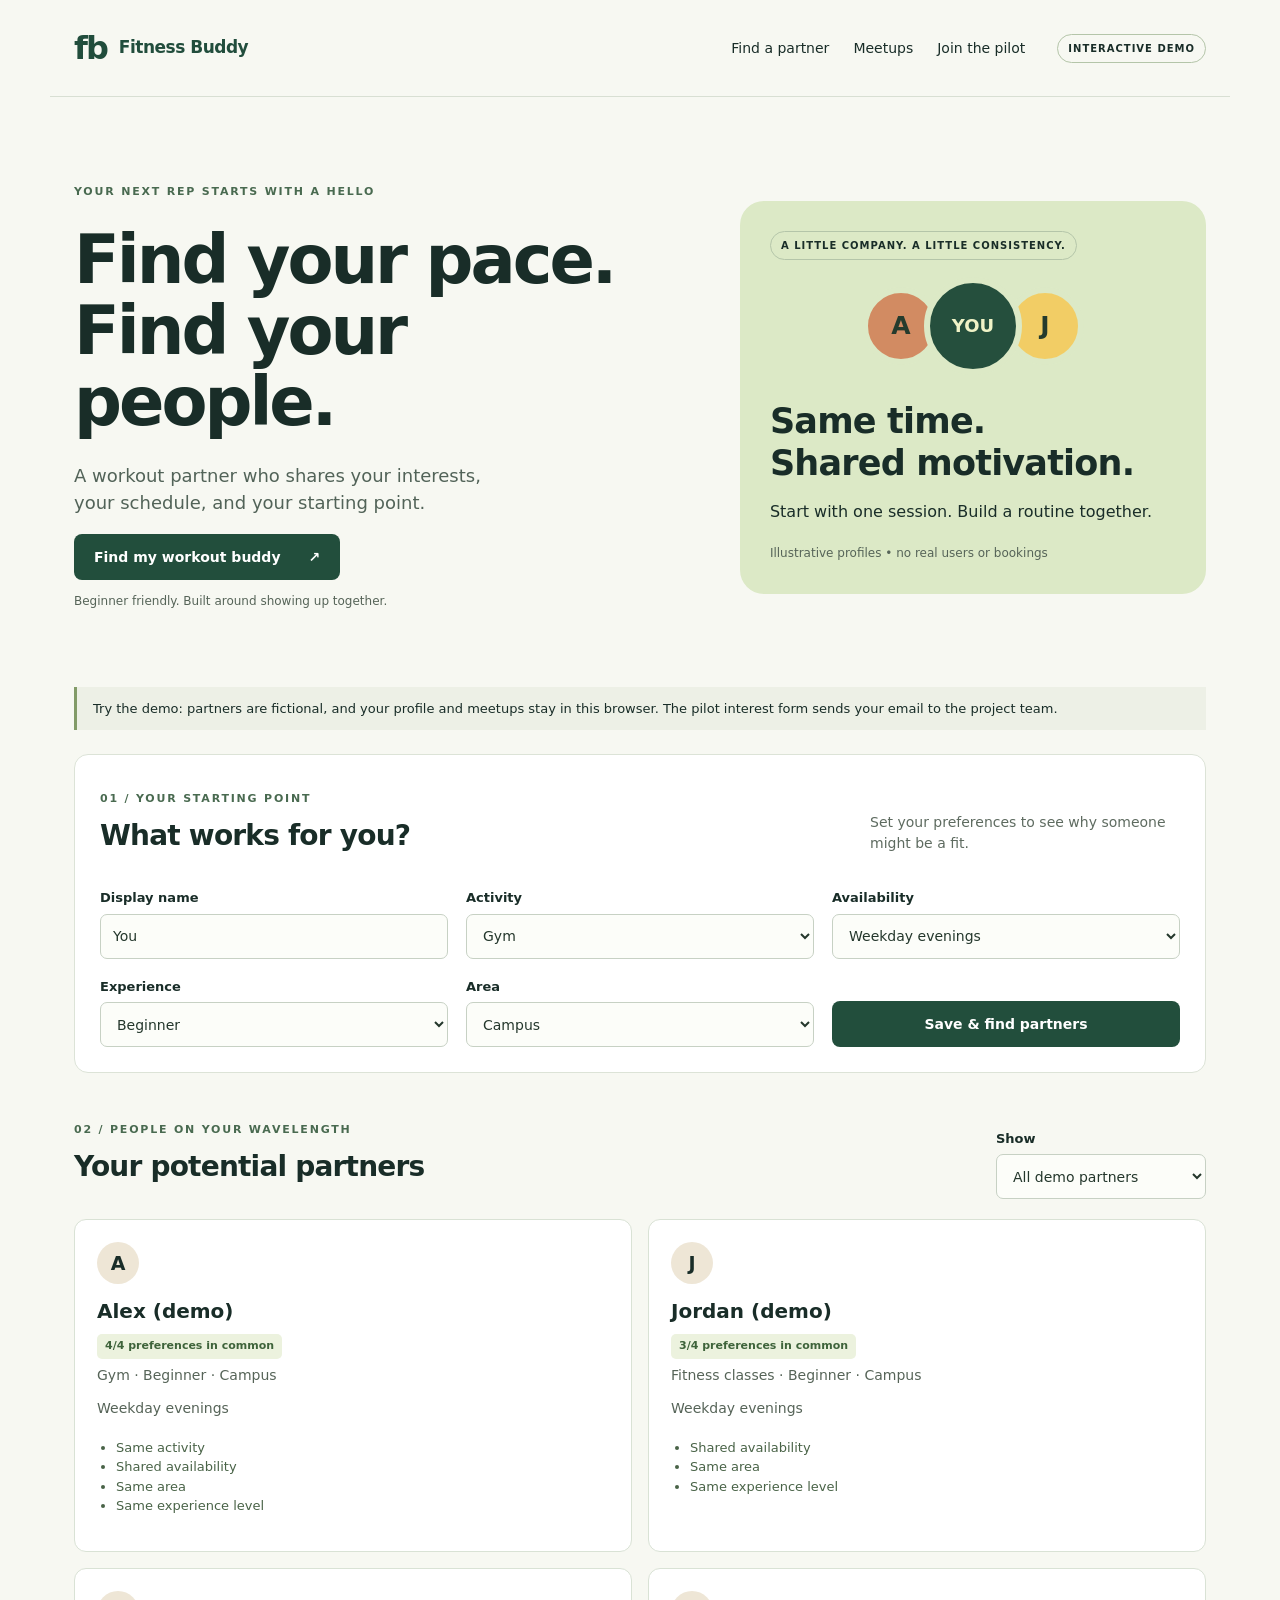
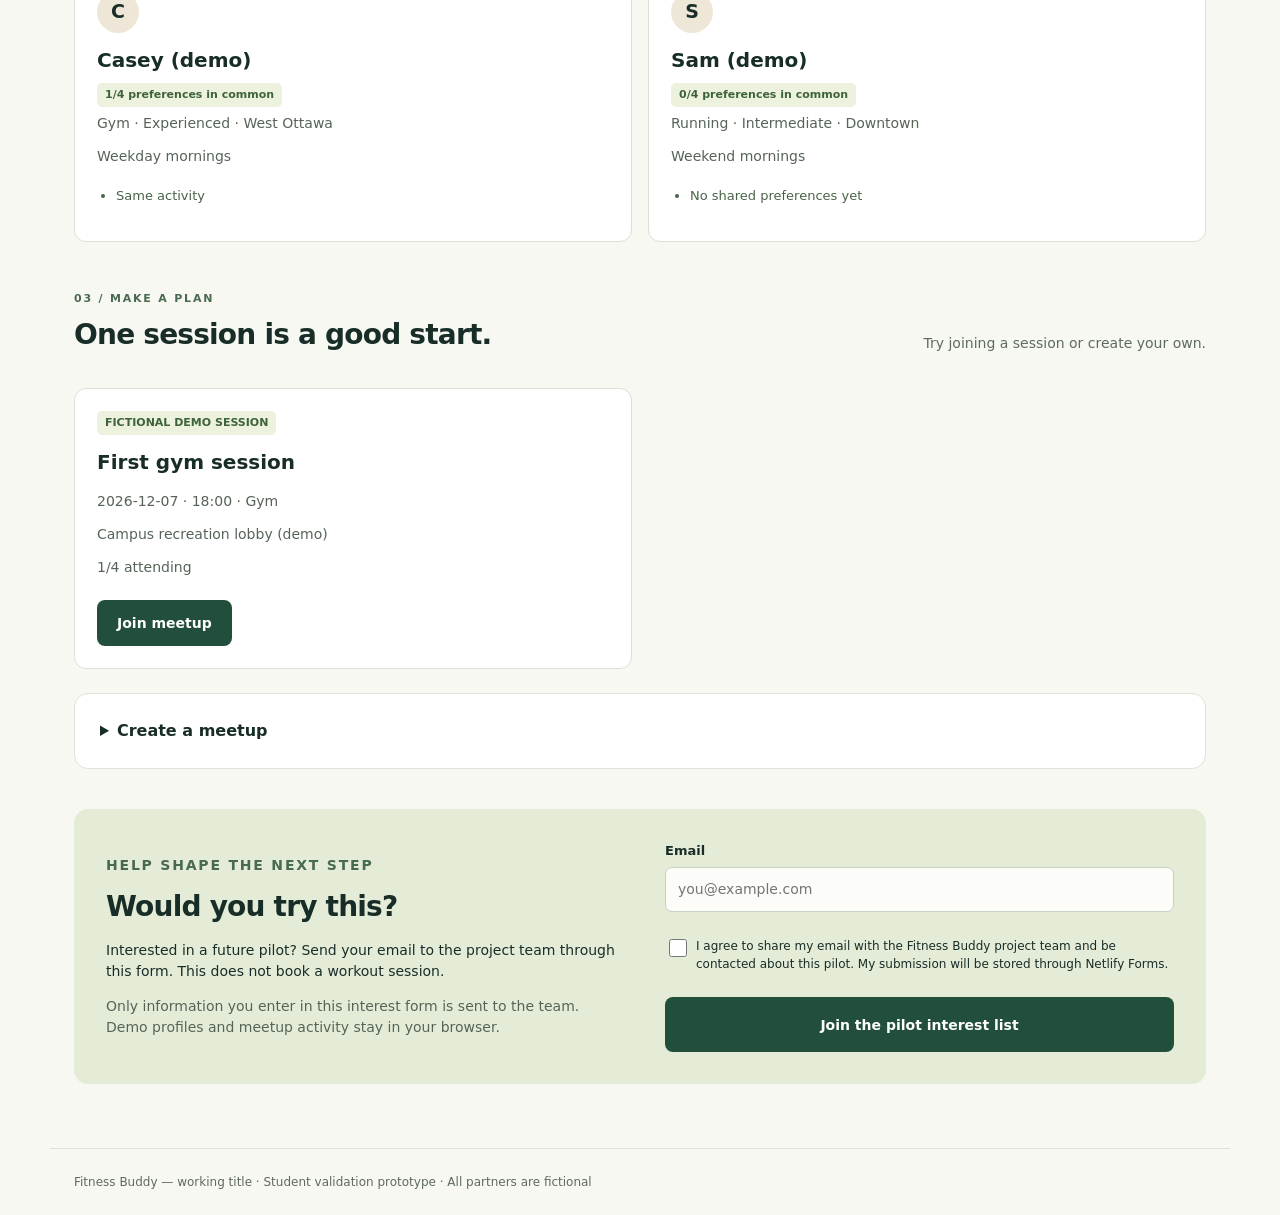
<file: index.html>
<!doctype html>
<html lang="en">
<head><meta charset="utf-8"><meta name="viewport" content="width=device-width,initial-scale=1"><title>Fitness Buddy | Find your people</title><link rel="stylesheet" href="/style.css"><script src="/store.js" defer></script><script src="/app.js" defer></script></head>
<body><noscript><p class="notice">Enable JavaScript to try partner matching and meetup planning. The interest form can still be submitted after deployment.</p></noscript>
<header><a class="brand" href="#">fb<span>Fitness Buddy</span></a><nav aria-label="Main"><a href="#partners">Find a partner</a><a href="#meetups">Meetups</a><a href="#interest">Join the pilot</a></nav><span class="tag">INTERACTIVE DEMO</span></header>
<main>
<section class="hero"><div><p class="eyebrow">YOUR NEXT REP STARTS WITH A HELLO</p><h1>Find your pace.<br>Find your people.</h1><p class="intro">A workout partner who shares your interests, your schedule, and your starting point.</p><a class="button" href="#profile">Find my workout buddy <span aria-hidden="true">↗</span></a><p class="subtle">Beginner friendly. Built around showing up together.</p></div><aside class="hero-card"><span class="tag">A LITTLE COMPANY. A LITTLE CONSISTENCY.</span><div class="rings" aria-hidden="true"><span>A</span><span>YOU</span><span>J</span></div><h2>Same time.<br>Shared motivation.</h2><p>Start with one session. Build a routine together.</p><small>Illustrative profiles • no real users or bookings</small></aside></section>
<p class="notice">Try the demo: partners are fictional, and your profile and meetups stay in this browser. The pilot interest form sends your email to the project team.</p>
<div id="status" role="status" aria-live="polite">Loading prototype…</div>
<section id="profile" class="panel"><div class="section-head"><div><p class="eyebrow">01 / YOUR STARTING POINT</p><h2>What works for you?</h2></div><p>Set your preferences to see why someone might be a fit.</p></div>
<form id="profile-form" class="form-grid"><label>Display name<input name="name" required maxlength="40" autocomplete="nickname"></label><label>Activity<select name="activity"><option>Gym</option><option>Running</option><option>Fitness classes</option></select></label><label>Availability<select name="slot"><option>Weekday mornings</option><option>Weekday evenings</option><option>Weekend mornings</option></select></label><label>Experience<select name="level"><option>Beginner</option><option>Intermediate</option><option>Experienced</option></select></label><label>Area<select name="area"><option>Campus</option><option>Downtown</option><option>West Ottawa</option></select></label><button type="submit">Save & find partners</button></form></section>
<section id="partners"><div class="section-head"><div><p class="eyebrow">02 / PEOPLE ON YOUR WAVELENGTH</p><h2>Your potential partners</h2></div><label>Show<select id="match-filter"><option value="all">All demo partners</option><option value="schedule">Shared availability only</option></select></label></div><div id="matches" class="cards"></div></section>
<section id="meetups"><div class="section-head"><div><p class="eyebrow">03 / MAKE A PLAN</p><h2>One session is a good start.</h2></div><p>Try joining a session or create your own.</p></div><div id="events" class="cards"></div>
<details class="panel"><summary>Create a meetup</summary><form id="meetup-form" class="form-grid"><label>Session title<input name="title" required maxlength="80" placeholder="Beginner strength session"></label><label>Activity<select name="activity"><option>Gym</option><option>Running</option><option>Fitness classes</option></select></label><label>Public meeting place<input name="location" required maxlength="120" placeholder="Recreation centre lobby"></label><label>Date<input name="day" type="date" required></label><label>Time<input name="time" type="time" required></label><label>Group size, including you<input name="capacity" type="number" value="4" min="2" max="20" required></label><button type="submit">Create meetup</button></form></details></section>
<section id="interest" class="interest"><div><p class="eyebrow">HELP SHAPE THE NEXT STEP</p><h2>Would you try this?</h2><p>Interested in a future pilot? Send your email to the project team through this form. This does not book a workout session.</p><p class="subtle">Only information you enter in this interest form is sent to the team. Demo profiles and meetup activity stay in your browser.</p></div><form id="interest-form" name="pilot-interest" method="POST" action="/thank-you.html" data-netlify="true" netlify-honeypot="bot-field"><input type="hidden" name="form-name" value="pilot-interest"><p hidden><label>Leave this field empty<input name="bot-field" tabindex="-1" autocomplete="off"></label></p><label>Email<input name="email" type="email" autocomplete="email" required maxlength="254" placeholder="you@example.com"></label><label class="checkbox"><input name="consent" type="checkbox" required> I agree to share my email with the Fitness Buddy project team and be contacted about this pilot. My submission will be stored through Netlify Forms.</label><button type="submit">Join the pilot interest list</button></form></section>
</main><footer>Fitness Buddy — working title · Student validation prototype · All partners are fictional</footer>
</body></html>
</file>
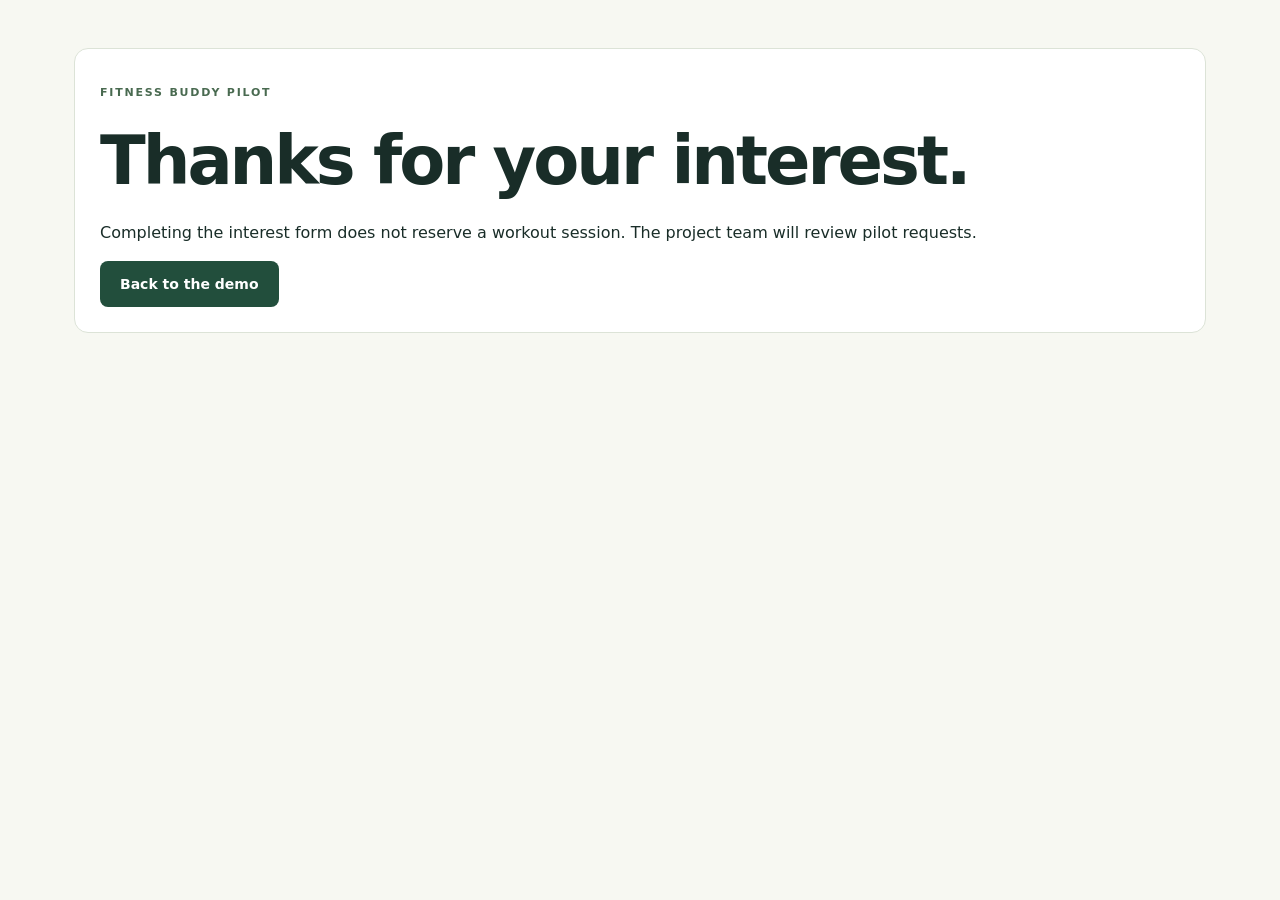
<file: thank-you.html>
<!doctype html>
<html lang="en"><head><meta charset="utf-8"><meta name="viewport" content="width=device-width,initial-scale=1"><title>Thank you | Fitness Buddy</title><link rel="stylesheet" href="/style.css"></head>
<body><main><section class="panel"><p class="eyebrow">FITNESS BUDDY PILOT</p><h1>Thanks for your interest.</h1><p>Completing the interest form does not reserve a workout session. The project team will review pilot requests.</p><a class="button" href="/">Back to the demo</a></section></main></body></html>
</file>
<file: style.css>
*{box-sizing:border-box}html{scroll-behavior:smooth;scroll-padding-top:24px}body{margin:0;background:#f7f8f2;color:#192d28;font:16px/1.5 system-ui,-apple-system,BlinkMacSystemFont,"Segoe UI",sans-serif}header,main,footer{max-width:1180px;margin:auto;padding:24px}header{display:flex;align-items:center;gap:32px;border-bottom:1px solid #d8dfd3}.brand{display:flex;align-items:center;gap:12px;font-size:32px;font-weight:850;letter-spacing:-2px;text-decoration:none;color:#214d3c}.brand span{font-size:17px;letter-spacing:-.5px}nav{display:flex;gap:24px;margin-left:auto}nav a{color:inherit;text-decoration:none;font-size:14px}a:hover{text-decoration:underline}.tag{display:inline-block;border:1px solid #b4c5a9;border-radius:30px;padding:6px 10px;font-size:10px;letter-spacing:1px;font-weight:700}.hero{display:grid;grid-template-columns:1.3fr 1fr;gap:60px;align-items:center;padding:52px 0}.eyebrow{font-size:11px;letter-spacing:1.8px;font-weight:800;color:#496a50}h1{font-size:clamp(40px,5.4vw,67px);line-height:1.06;letter-spacing:-3px;margin:24px 0}h2{font-size:28px;line-height:1.2;letter-spacing:-.8px;margin:8px 0 16px}h3{margin:12px 0 8px;font-size:20px}.intro{font-size:18px;max-width:440px;color:#526358}.subtle,small{color:#566458;font-size:12px}.button,button{display:inline-flex;align-items:center;justify-content:center;gap:28px;border:0;border-radius:8px;background:#224e3c;color:white;padding:13px 20px;font:600 14px system-ui;text-decoration:none;cursor:pointer;min-height:46px}button:hover,.button:hover{background:#32634d;text-decoration:none}button:disabled{opacity:.6;cursor:wait}.hero-card{background:#dce9c6;min-height:360px;border-radius:24px;padding:30px;overflow:hidden}.hero-card h2{font-size:35px}.rings{display:flex;justify-content:center;align-items:center;height:132px}.rings span{display:grid;place-items:center;width:78px;height:78px;border-radius:50%;border:6px solid #dce9c6;background:#d28b62;color:#253b2d;font-weight:800;font-size:25px;margin:-8px}.rings span:nth-child(2){background:#254f3d;color:#f0f3c7;width:98px;height:98px;font-size:18px;z-index:1}.rings span:nth-child(3){background:#f2cd65}.notice{background:#edf0e6;border-left:3px solid #829b68;padding:12px 16px;font-size:13px}.panel{background:white;padding:25px;border:1px solid #dce3d7;border-radius:14px;margin:24px 0}.section-head{display:flex;justify-content:space-between;align-items:end;gap:30px;margin:38px 0 20px}.panel .section-head{margin-top:0}.section-head>p{max-width:310px;color:#5e6b60;font-size:14px}.form-grid{display:grid;grid-template-columns:repeat(3,1fr);gap:18px;align-items:end}label{display:flex;flex-direction:column;font-size:13px;font-weight:600;gap:6px}input,select{border:1px solid #c7d1c4;border-radius:7px;background:#fcfdf9;padding:12px;color:#24372c;font:14px system-ui;width:100%;min-height:45px}input:focus,select:focus,button:focus-visible,a:focus-visible,summary:focus-visible{outline:3px solid #b68d2c;outline-offset:3px}.cards{display:grid;grid-template-columns:repeat(2,minmax(0,1fr));gap:16px}.card{background:white;border:1px solid #d9e2d5;border-radius:12px;padding:22px;display:flex;flex-direction:column;align-items:start}.card p{font-size:14px;color:#566458;margin:6px 0}.card .badge{display:inline-block;background:#ecf2de;color:#3e633a;border-radius:5px;padding:4px 8px;font-size:11px;font-weight:700}.card ul{padding-left:19px;color:#496347;font-size:13px;flex:1}.card button{margin-top:16px}.avatar{height:42px;width:42px;border-radius:50%;display:grid;place-items:center;background:#eee6d6;font-weight:800;font-size:19px}summary{cursor:pointer;font-weight:700}details form{margin-top:24px}.interest{background:#e4ecd7;border-radius:14px;display:grid;grid-template-columns:1fr 1fr;gap:50px;padding:32px;margin:40px 0}.interest p{font-size:14px}.interest form{display:grid;gap:16px}.checkbox{flex-direction:row;align-items:flex-start;font-size:12px;font-weight:400}.checkbox input{width:18px;min-height:18px;flex-shrink:0;margin-top:2px}#status{position:sticky;top:10px;z-index:2;background:#214d3c;color:#fff;border-radius:8px;padding:12px 16px;font-size:14px}#status:empty{display:none}#status.error{background:#813a28}footer{font-size:12px;border-top:1px solid #dce3d7;color:#5f6a5f}section{scroll-margin-top:60px}@media(max-width:750px){header{gap:12px;flex-wrap:wrap}header>.tag{display:none}nav{gap:16px}.brand span{display:none}.hero{grid-template-columns:1fr;gap:24px;padding:30px 0}.hero-card{min-height:300px}.form-grid{grid-template-columns:1fr 1fr}.section-head{display:block}.cards{grid-template-columns:1fr}.interest{grid-template-columns:1fr;gap:20px;padding:24px}h1{letter-spacing:-2px}}@media(max-width:440px){main,header,footer{padding:18px}.form-grid{grid-template-columns:1fr}nav{font-size:12px;gap:12px}.panel{padding:18px}}@media(prefers-reduced-motion:reduce){html{scroll-behavior:auto}}
</file>
